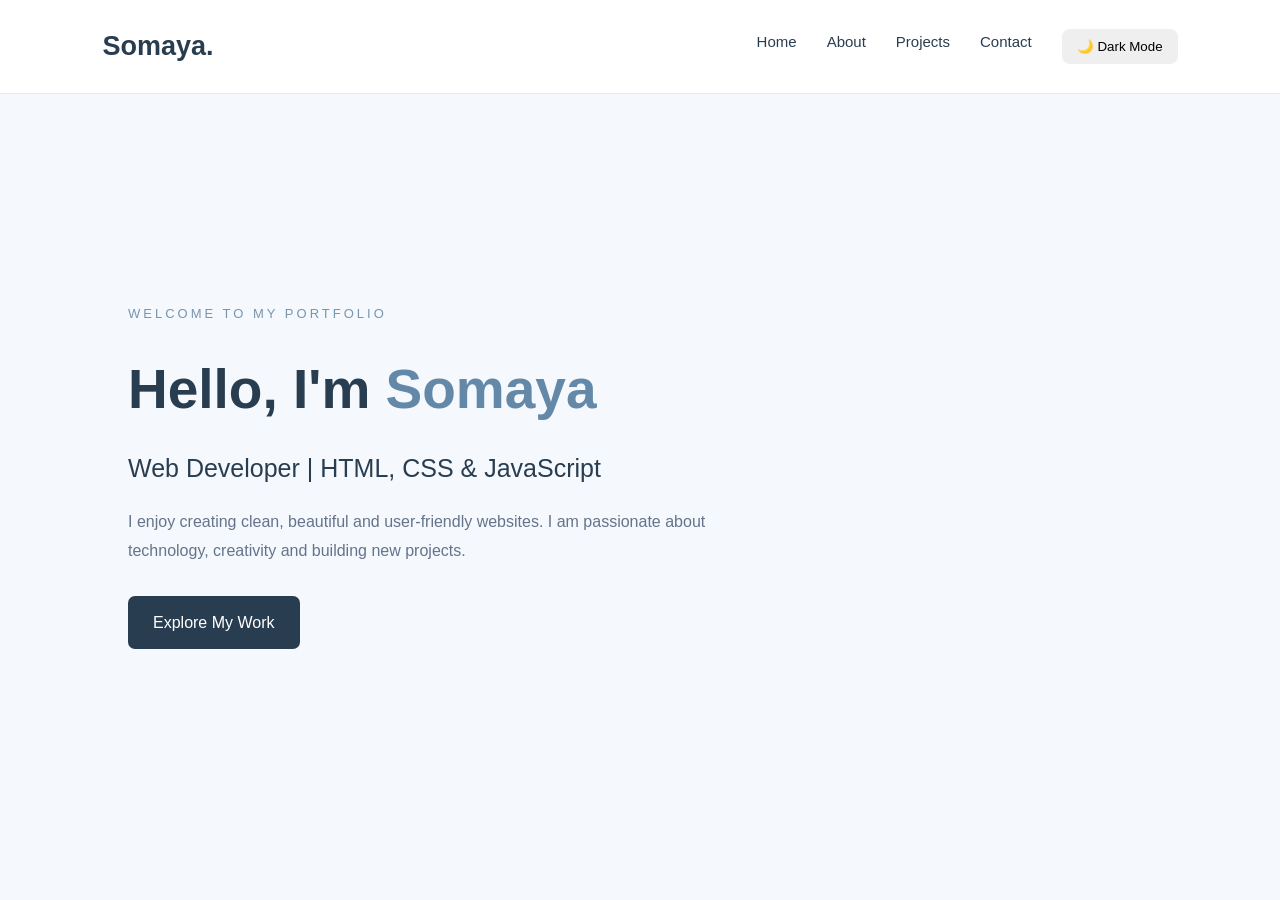
<file: index.html>
<!DOCTYPE html>
<html lang="en">
<head>
    <meta charset="UTF-8">
    <meta name="viewport" content="width=device-width, initial-scale=1.0">
    <title>Somaya | Web Developer</title>
    <link rel="stylesheet" href="style.css">
</head>
<body>

    <header>
        <nav class="navbar">
            <a href="index.html" class="logo">Somaya.</a>

            <ul class="nav-links">
                <li><a href="index.html">Home</a></li>
                <li><a href="about.html">About</a></li>
                <li><a href="projects.html">Projects</a></li>
                <li><a href="contact.html">Contact</a></li>
                <button id="darkModeBtn">🌙 Dark Mode</button>
                <script src="script.js"></script>
            </ul>
        </nav>
    </header>

    <main>
        <section class="hero">
            <div class="hero-content">
                <p class="intro">WELCOME TO MY PORTFOLIO</p>

                <h1>Hello, I'm <span>Somaya</span></h1>

                <h2>Web Developer | HTML, CSS & JavaScript</h2>

                <p class="description">
                    I enjoy creating clean, beautiful and user-friendly
                    websites. I am passionate about technology,
                    creativity and building new projects.
                </p>

                <a href="projects.html" class="btn">
                    Explore My Work
                </a>
            </div>
        </section>
    </main>

    <script src="script.js"></script>
</body>
</html>
</file>
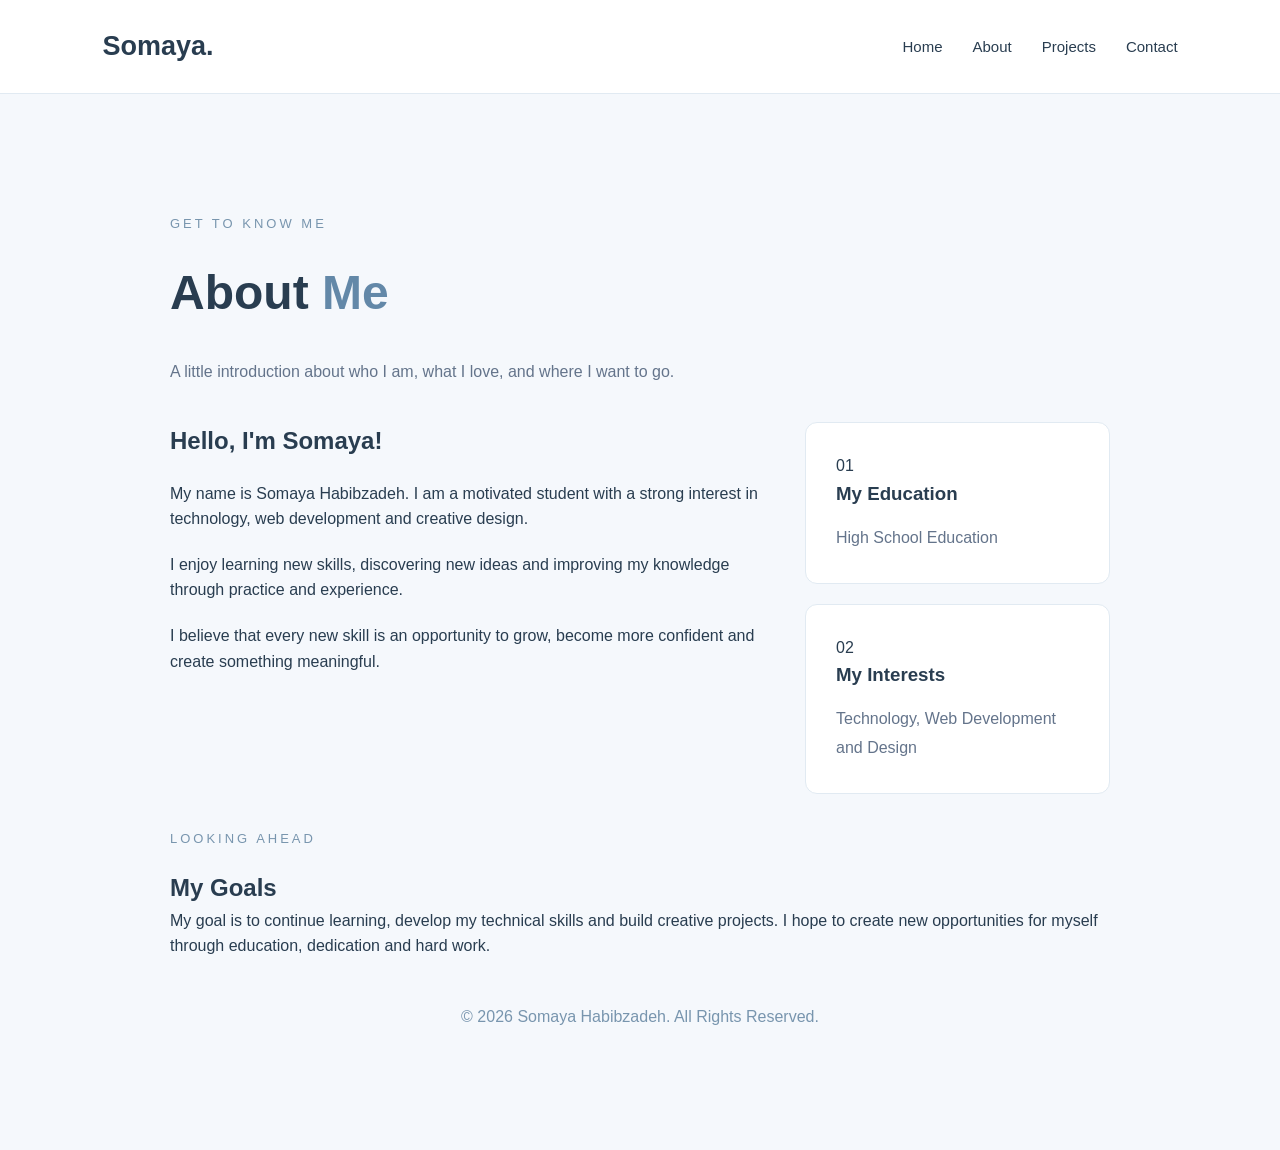
<file: about.html>
<!DOCTYPE html>
<html lang="en">
<head>
    <meta charset="UTF-8">
    <meta name="viewport" content="width=device-width, initial-scale=1.0">

    <title>About Me | Somaya Habibzadeh</title>

    <link rel="stylesheet" href="style.css">

    <link rel="preconnect" href="https://fonts.googleapis.com">
    <link rel="preconnect" href="https://fonts.gstatic.com">
    <link href="https://fonts.googleapis.com/css2?family=Poppins:wght@300;400;500;600;700&display=swap" rel="stylesheet">
</head>

<body>

    <!-- Navigation -->
    <header>
        <nav class="navbar">
            <a href="index.html" class="logo">Somaya.</a>

            <ul class="nav-links">
                <li><a href="index.html">Home</a></li>
                <li><a href="about.html" class="active">About</a></li>
                <li><a href="projects.html">Projects</a></li>
                <li><a href="contact.html">Contact</a></li>
            </ul>
        </nav>
    </header>

    <!-- About Section -->
    <main class="about-page">

        <section class="about-heading">
            <p class="intro">GET TO KNOW ME</p>

            <h1>About <span>Me</span></h1>

            <p class="heading-description">
                A little introduction about who I am,
                what I love, and where I want to go.
            </p>
        </section>

        <!-- Personal Introduction -->
        <section class="about-content">

            <div class="about-main">
                <h2>Hello, I'm Somaya!</h2>

                <p>
                    My name is Somaya Habibzadeh.
                    I am a motivated student with a strong
                    interest in technology, web development
                    and creative design.
                </p>

                <p>
                    I enjoy learning new skills, discovering
                    new ideas and improving my knowledge
                    through practice and experience.
                </p>

                <p>
                    I believe that every new skill is an
                    opportunity to grow, become more confident
                    and create something meaningful.
                </p>
            </div>

            <div class="about-side">
                <div class="about-card">
                    <span>01</span>
                    <h3>My Education</h3>
                    <p>High School Education</p>
                </div>

                <div class="about-card">
                    <span>02</span>
                    <h3>My Interests</h3>
                    <p>Technology, Web Development and Design</p>
                </div>
            </div>

        </section>

        <!-- My Goals -->
        <section class="goals-section">

            <p class="intro">LOOKING AHEAD</p>

            <h2>My Goals</h2>

            <p>
                My goal is to continue learning, develop
                my technical skills and build creative
                projects. I hope to create new opportunities
                for myself through education, dedication
                and hard work.
            </p>

        </section>

        <!-- Footer -->
        <footer class="about-footer">
            <p>© 2026 Somaya Habibzadeh. All Rights Reserved.</p>
        </footer>

    </main>

    <script src="script.js"></script>

</body>
</html>
</file>
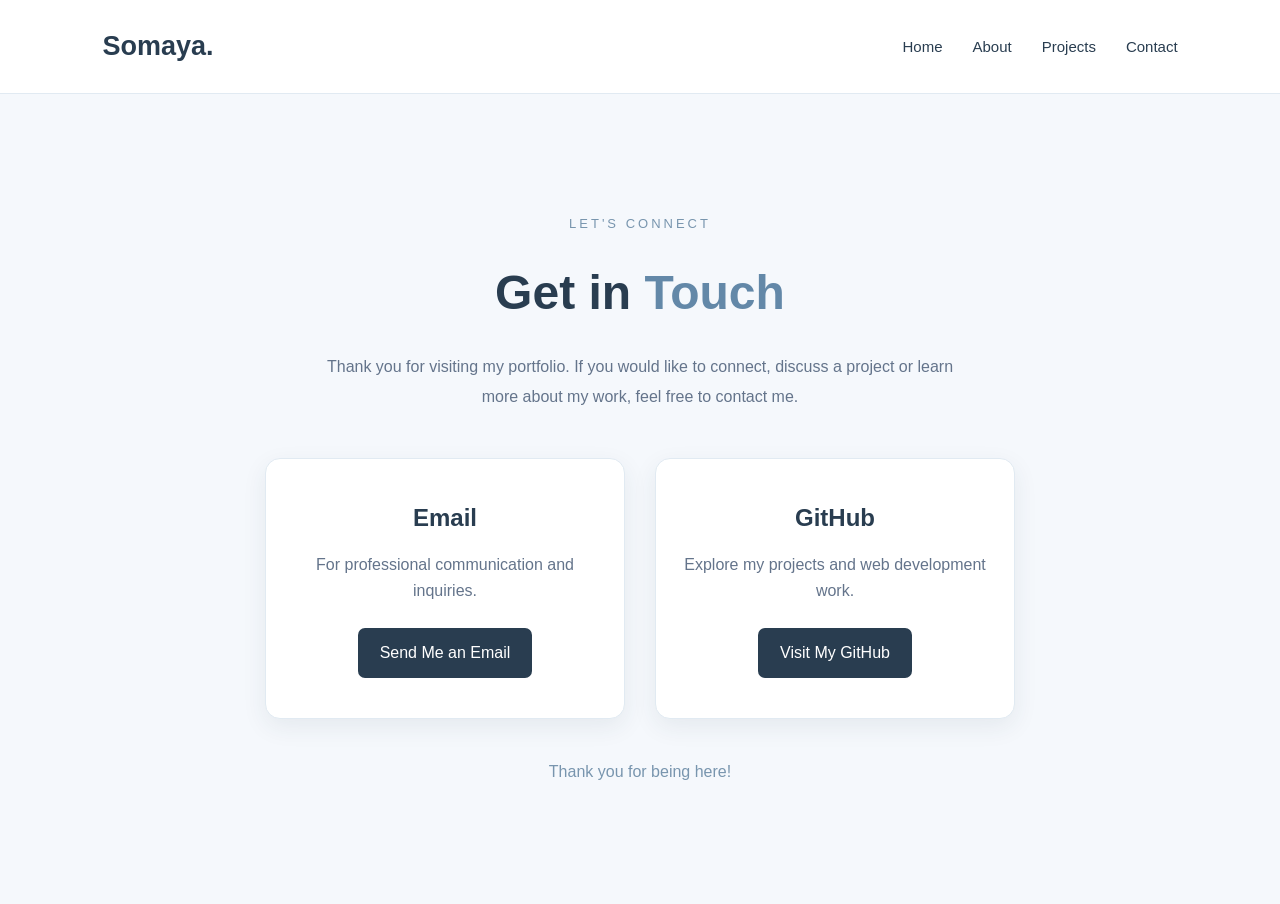
<file: contact.html>
<!DOCTYPE html>
<html lang="en">
<head>
    <meta charset="UTF-8">
    <meta name="viewport" content="width=device-width, initial-scale=1.0">
    <title>Contact | Somaya</title>
    <link rel="stylesheet" href="style.css">
</head>
<body>

    <header>
        <nav class="navbar">
            <a href="index.html" class="logo">Somaya.</a>

            <ul class="nav-links">
                <li><a href="index.html">Home</a></li>
                <li><a href="about.html">About</a></li>
                <li><a href="projects.html">Projects</a></li>
                <li><a href="contact.html">Contact</a></li>
            </ul>
        </nav>
    </header>

    <main class="contact-page">

        <p class="intro">LET'S CONNECT</p>

        <h1>Get in <span>Touch</span></h1>

        <p class="contact-description">
            Thank you for visiting my portfolio.
            If you would like to connect, discuss a project
            or learn more about my work, feel free to contact me.
        </p>

        <div class="contact-container">

            <div class="contact-card">
                <h2>Email</h2>
                <p>For professional communication and inquiries.</p>

                <a href="mailto:somayahabibzada2005@gmail.com">
                    Send Me an Email
                </a>
            </div>

            <div class="contact-card">
                <h2>GitHub</h2>
                <p>Explore my projects and web development work.</p>

                <a href="https://github.com/somyahh449"
                   target="_blank"
                   rel="noopener noreferrer">
                    Visit My GitHub
                </a>
            </div>

        </div>

        <p class="contact-thanks">
            Thank you for being here!
        </p>

    </main>

    <script src="script.js"></script>
</body>
</html>
</file>
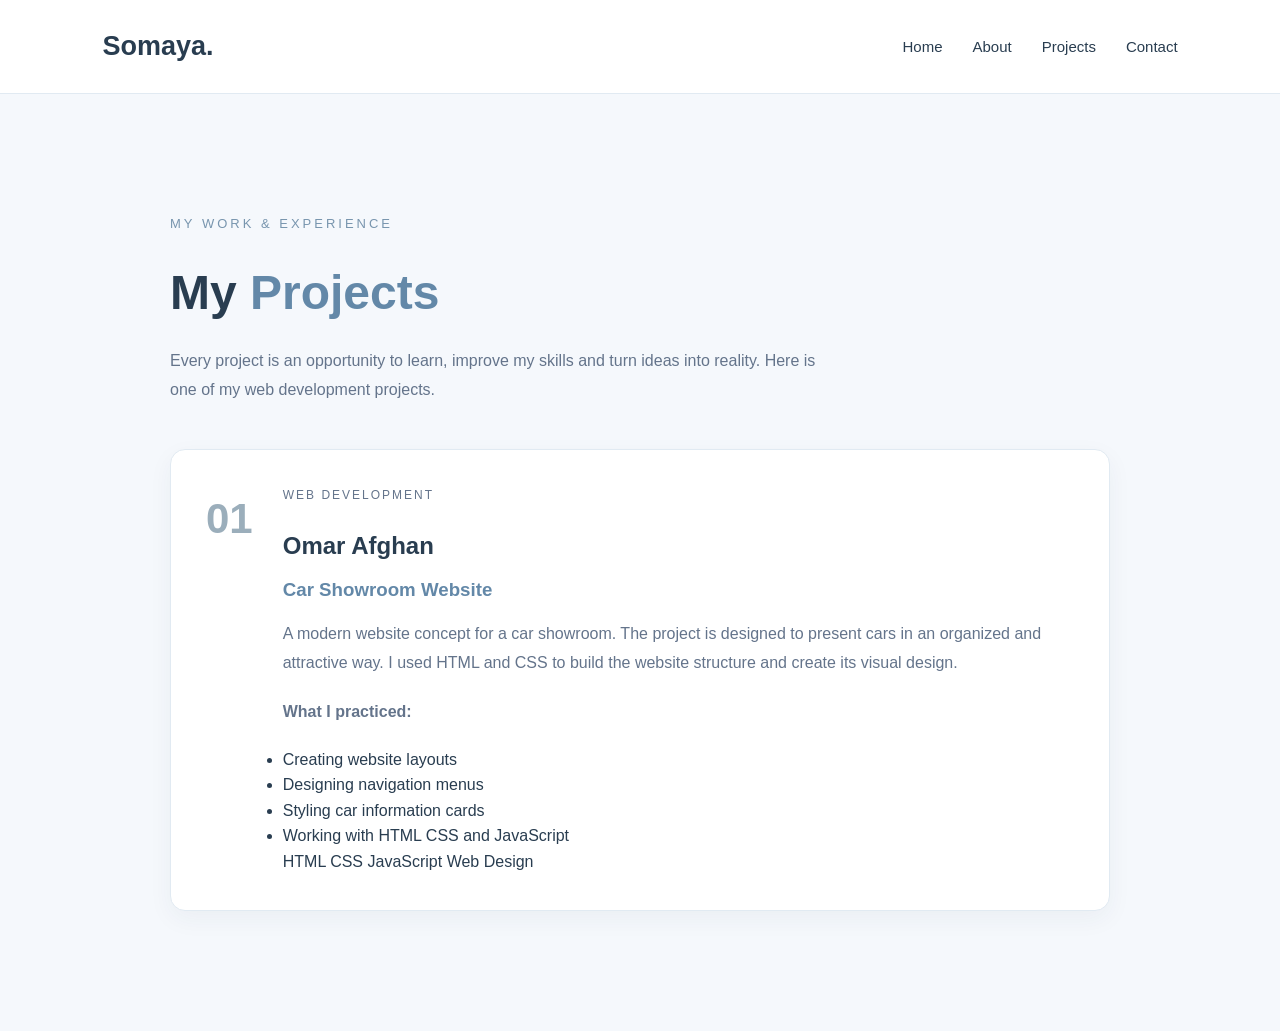
<file: projects.html>
<!DOCTYPE html>
<html lang="en">
<head>
    <meta charset="UTF-8">
    <meta name="viewport" content="width=device-width, initial-scale=1.0">
    <title>My Projects | Somaya</title>
    <link rel="stylesheet" href="style.css">
</head>
<body>

    <header>
        <nav class="navbar">
            <a href="index.html" class="logo">Somaya.</a>

            <ul class="nav-links">
                <li><a href="index.html">Home</a></li>
                <li><a href="about.html">About</a></li>
                <li><a href="projects.html">Projects</a></li>
                <li><a href="contact.html">Contact</a></li>
            </ul>
        </nav>
    </header>

    <main class="projects-page">

        <p class="intro">MY WORK & EXPERIENCE</p>

        <h1>My <span>Projects</span></h1>

        <p class="projects-description">
            Every project is an opportunity to learn,
            improve my skills and turn ideas into reality.
            Here is one of my web development projects.
        </p>

        <div class="project-card">

            <div class="project-number">01</div>

            <div class="project-info">

                <p class="project-category">WEB DEVELOPMENT</p>

                <h2>Omar Afghan</h2>

                <h3>Car Showroom Website</h3>

                <p>
                    A modern website concept for a car showroom.
                    The project is designed to present cars
                    in an organized and attractive way.
                    I used HTML and CSS to build the website
                    structure and create its visual design.
                </p>

                <p><strong>What I practiced:</strong></p>

                <ul>
                    <li>Creating website layouts</li>
                    <li>Designing navigation menus</li>
                    <li>Styling car information cards</li>
                    <li>Working with HTML  CSS and JavaScript</li>
                </ul>

                <div class="project-tags">
                    <span class="project-tag">HTML</span>
                    <span class="project-tag">CSS</span>
                    <span class="project-tag">JavaScript</span>
                    <span class="project-tag">Web Design</span>
                </div>

            </div>

        </div>

    </main>

    <script src="script.js"></script>
</body>
</html>
</file>
<file: style.css>
/* =========================
   1. BASIC SETTINGS
========================= */

* {
    margin: 0;
    padding: 0;
    box-sizing: border-box;
}

body {
    font-family: Arial, sans-serif;
    background-color: #F5F8FC;
    color: #293D50;
    line-height: 1.6;
}

a {
    transition: 0.3s ease;
}

/* =========================
   2. NAVIGATION
========================= */

.navbar {
    display: flex;
    justify-content: space-between;
    align-items: center;
    padding: 25px 8%;
    background-color: #FFFFFF;
    border-bottom: 1px solid #E1EAF2;
}

.logo {
    font-size: 27px;
    font-weight: bold;
    color: #293D50;
    text-decoration: none;
}

.nav-links {
    display: flex;
    gap: 30px;
    list-style: none;
}

.nav-links a {
    text-decoration: none;
    color: #293D50;
    font-size: 15px;
}

.nav-links a:hover {
    color: #6388A8;
}

/* =========================
   3. HOME PAGE
========================= */

.hero {
    min-height: 85vh;
    display: flex;
    align-items: center;
    padding: 60px 10%;
}

.hero-content {
    max-width: 650px;
}

.intro {
    color: #7895AE;
    letter-spacing: 3px;
    font-size: 13px;
    margin-bottom: 20px;
}

.hero h1 {
    font-size: 55px;
    margin-bottom: 15px;
}

.hero h1 span,
.projects-page h1 span,
.about-page h1 span,
.contact-page h1 span {
    color: #6388A8;
}

.hero h2 {
    font-size: 25px;
    font-weight: normal;
    margin-bottom: 20px;
}

.description {
    color: #64748B;
    line-height: 1.8;
    font-size: 16px;
    margin-bottom: 30px;
}

.btn {
    display: inline-block;
    background-color: #293D50;
    color: white;
    padding: 14px 25px;
    border-radius: 7px;
    text-decoration: none;
}

.btn:hover {
    background-color: #6388A8;
    transform: translateY(-3px);
}

/* =========================
   4. ABOUT PAGE
========================= */

.about-page {
    max-width: 1000px;
    margin: 90px auto;
    padding: 30px;
}

.about-page h1 {
    font-size: 48px;
    margin-bottom: 25px;
}

.about-text {
    max-width: 750px;
    color: #64748B;
    font-size: 17px;
    line-height: 2;
    margin-bottom: 40px;
}

.about-details {
    display: grid;
    grid-template-columns: repeat(2, 1fr);
    gap: 25px;
}

.detail-card,
.about-card {
    background-color: #FFFFFF;
    padding: 30px;
    border-radius: 12px;
    border: 1px solid #E1EAF2;
}

.detail-card h3,
.about-card h3 {
    color: #293D50;
    margin-bottom: 15px;
}

.detail-card p,
.about-card p {
    color: #64748B;
    line-height: 1.8;
}

/* Additional About Page Sections */

.about-heading {
    margin-bottom: 30px;
}

.heading-description {
    color: #64748B;
    max-width: 700px;
    line-height: 1.9;
}

.about-content {
    display: grid;
    grid-template-columns: 2fr 1fr;
    gap: 25px;
    margin-top: 35px;
}

.about-main,
.about-side {
    display: flex;
    flex-direction: column;
    gap: 20px;
}

.goals-section {
    margin-top: 35px;
}

.about-footer {
    margin-top: 45px;
    text-align: center;
    color: #7895AE;
}

/* =========================
   5. PROJECTS PAGE
========================= */

.projects-page {
    max-width: 1000px;
    margin: 90px auto;
    padding: 30px;
}

.projects-page h1 {
    font-size: 48px;
    margin: 15px 0;
}

.projects-description {
    color: #64748B;
    line-height: 1.8;
    max-width: 650px;
    margin-bottom: 45px;
}

.project-card {
    background: #FFFFFF;
    border: 1px solid #E1EAF2;
    border-radius: 15px;
    padding: 35px;
    display: flex;
    gap: 30px;
    align-items: flex-start;
    box-shadow: 0 8px 25px rgba(41, 61, 80, 0.05);
}

.project-number {
    font-size: 42px;
    font-weight: bold;
    color: #9BAEBB;
}

.project-category {
    color: #7895AE;
    font-size: 12px;
    letter-spacing: 2px;
    margin-bottom: 12px;
}

.project-info h2 {
    color: #293D50;
    margin-bottom: 10px;
}

.project-info h3 {
    color: #6388A8;
    margin-bottom: 15px;
}

.project-info p {
    color: #64748B;
    line-height: 1.8;
    margin-bottom: 20px;
}
/* CONTACT PAGE FIX */

.contact-page {
    max-width: 1000px;
    margin: 80px auto;
    padding: 40px 30px;
    text-align: center;
}

.contact-page .intro {
    text-align: center;
}

.contact-page h1 {
    font-size: 48px;
    margin: 15px 0 20px;
}

.contact-description {
    max-width: 650px;
    margin: 0 auto 45px;
    color: #64748B;
    line-height: 1.9;
}

.contact-container {
    display: grid;
    grid-template-columns: repeat(2, 1fr);
    gap: 30px;
    max-width: 750px;
    margin: 0 auto;
}

.contact-card {
    background: #FFFFFF;
    padding: 40px 25px;
    border: 1px solid #E1EAF2;
    border-radius: 15px;
    box-shadow: 0 8px 25px rgba(41, 61, 80, 0.08);
}

.contact-card h2 {
    margin-bottom: 15px;
    color: #293D50;
}

.contact-card p {
    color: #64748B;
    margin-bottom: 25px;
}

.contact-card a {
    display: inline-block;
    background: #293D50;
    color: white;
    padding: 12px 22px;
    border-radius: 7px;
    text-decoration: none;
}

.contact-card a:hover {
    background: #6388A8;
}

.contact-thanks {
    margin-top: 40px;
    color: #7895AE;
}

@media (max-width: 768px) {
    .contact-container {
        grid-template-columns: 1fr;
    }

    .contact-page h1 {
        font-size: 36px;
    }
}
/* Dark Mode */
body.dark-mode {
    background-color: #121826;
    color: #f1f5f9;
}

body.dark-mode nav,
body.dark-mode .project-card,
body.dark-mode .about-card,
body.dark-mode .contact-card {
    background-color: #1e293b;
    color: #f1f5f9;
}

body.dark-mode p,
body.dark-mode h1,
body.dark-mode h2,
body.dark-mode h3 {
    color: #f1f5f9;
}

#darkModeBtn {
    padding: 10px 15px;
    border: none;
    border-radius: 8px;
    cursor: pointer;
}
</file>
